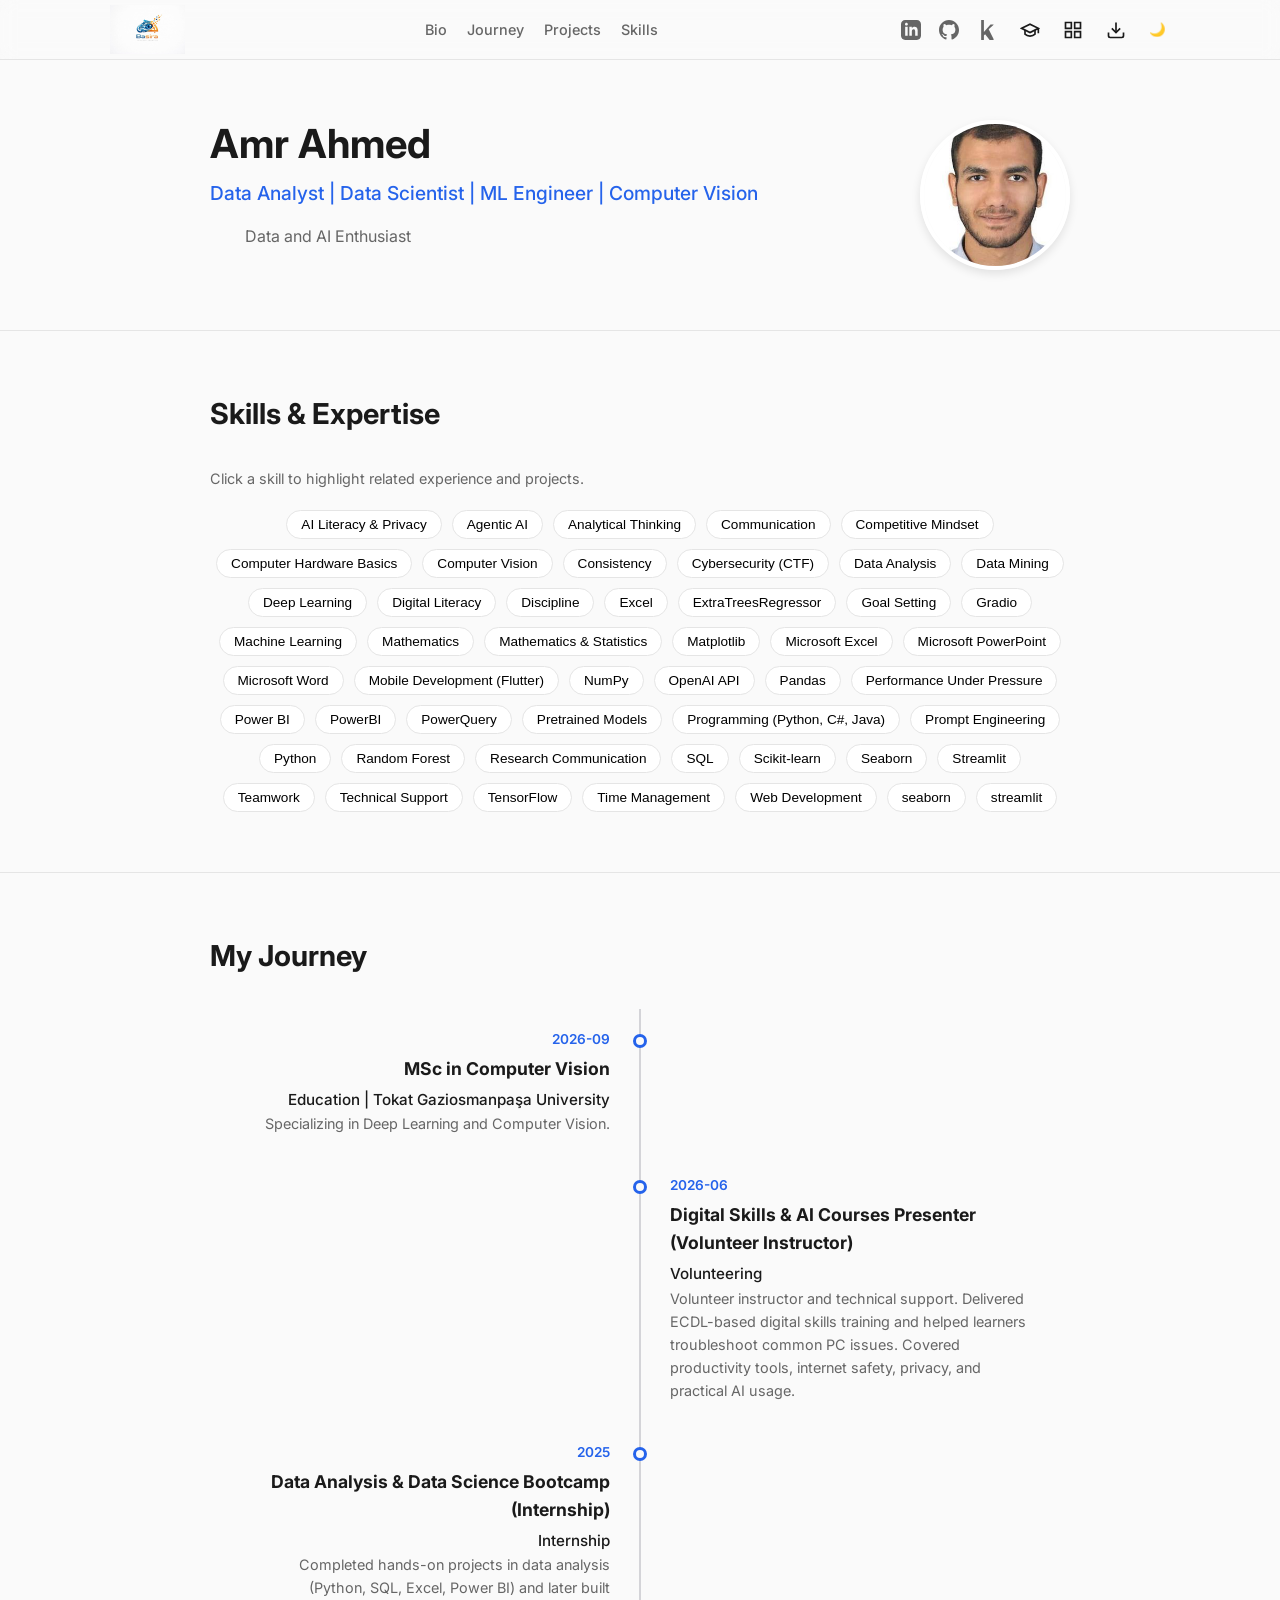
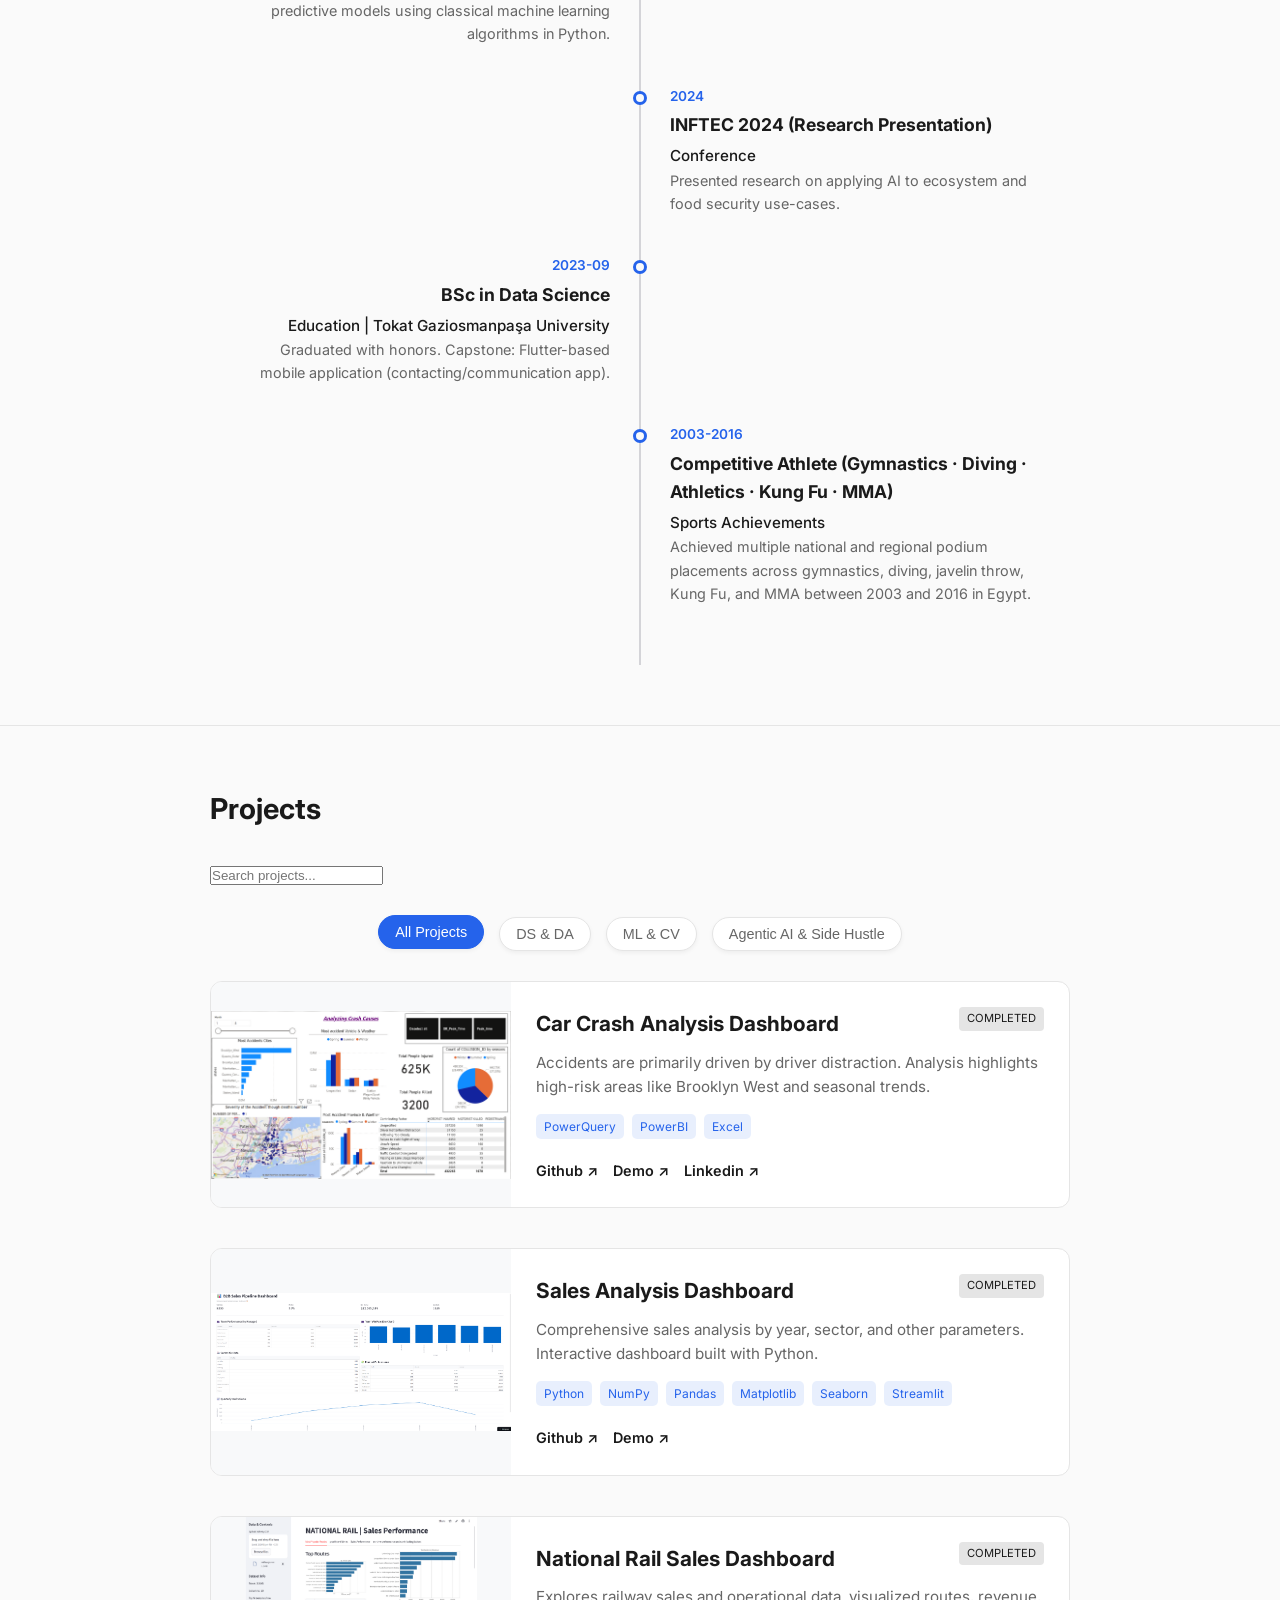
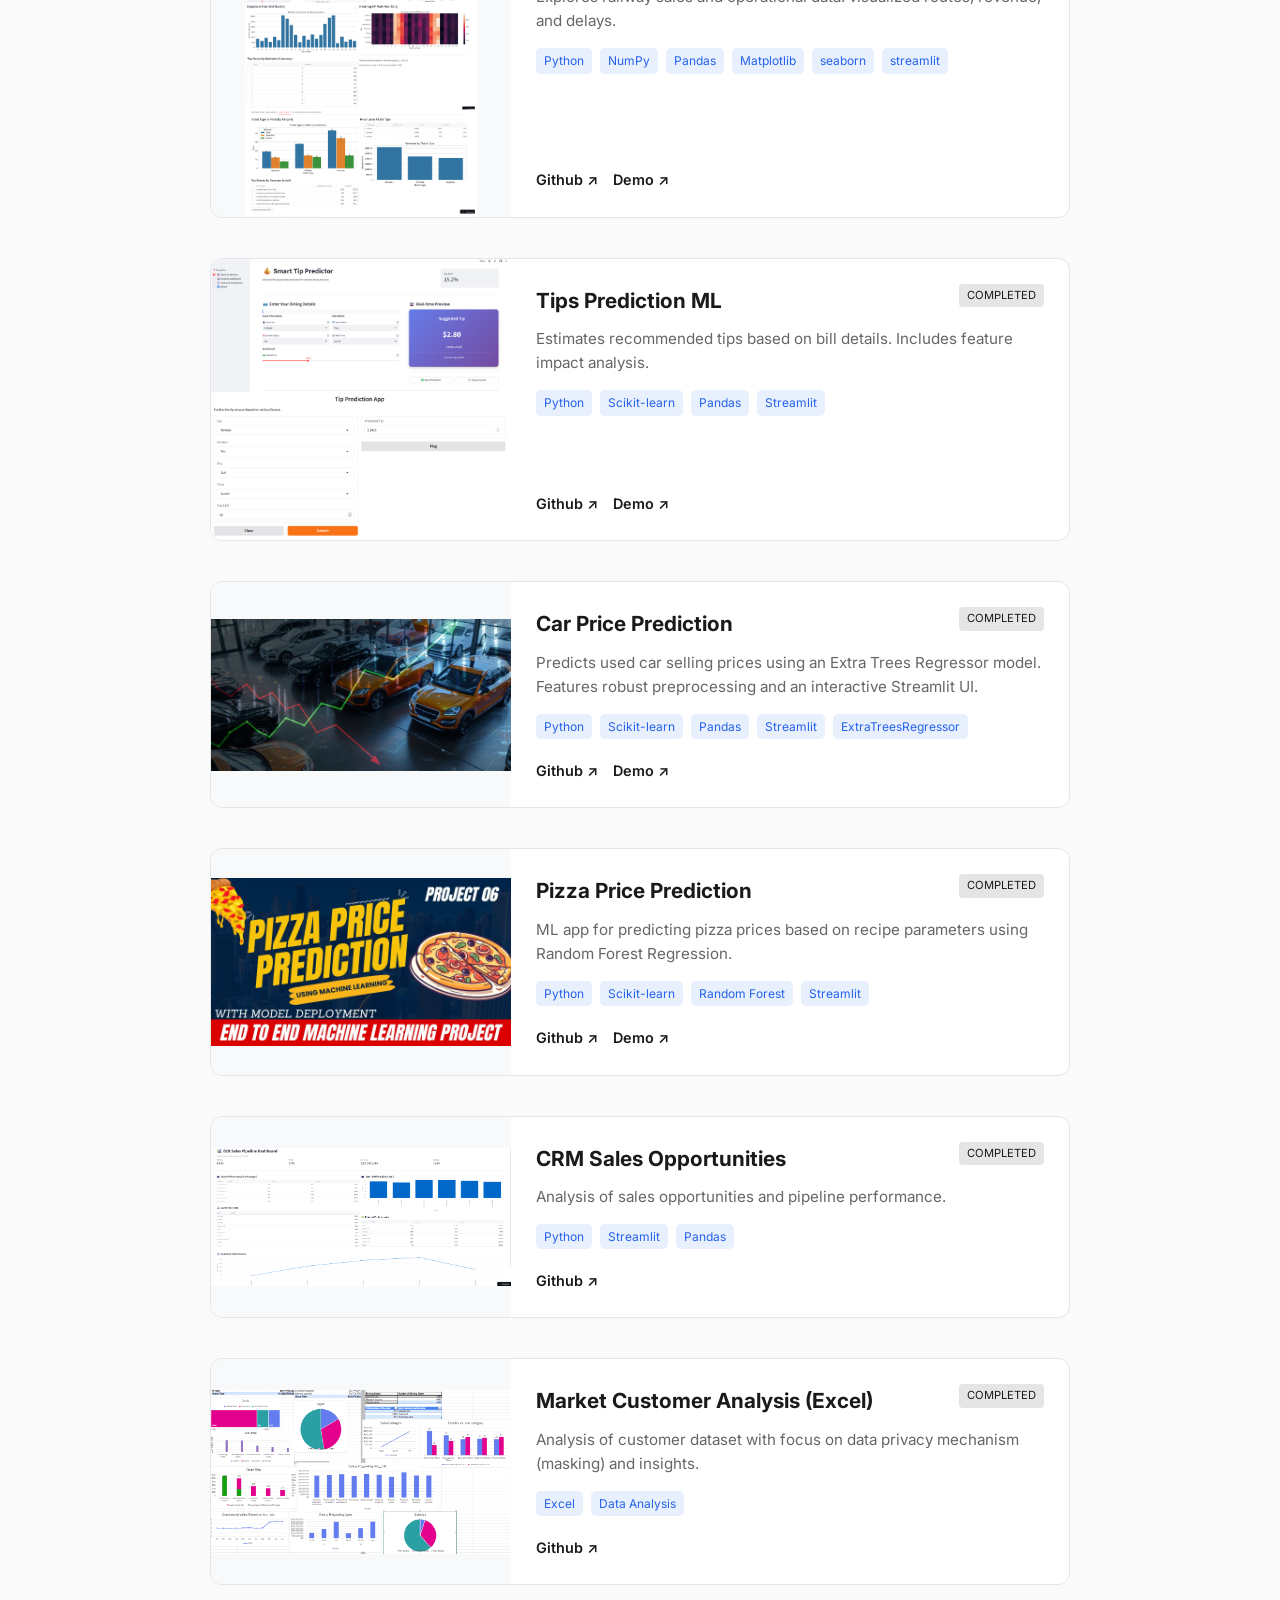
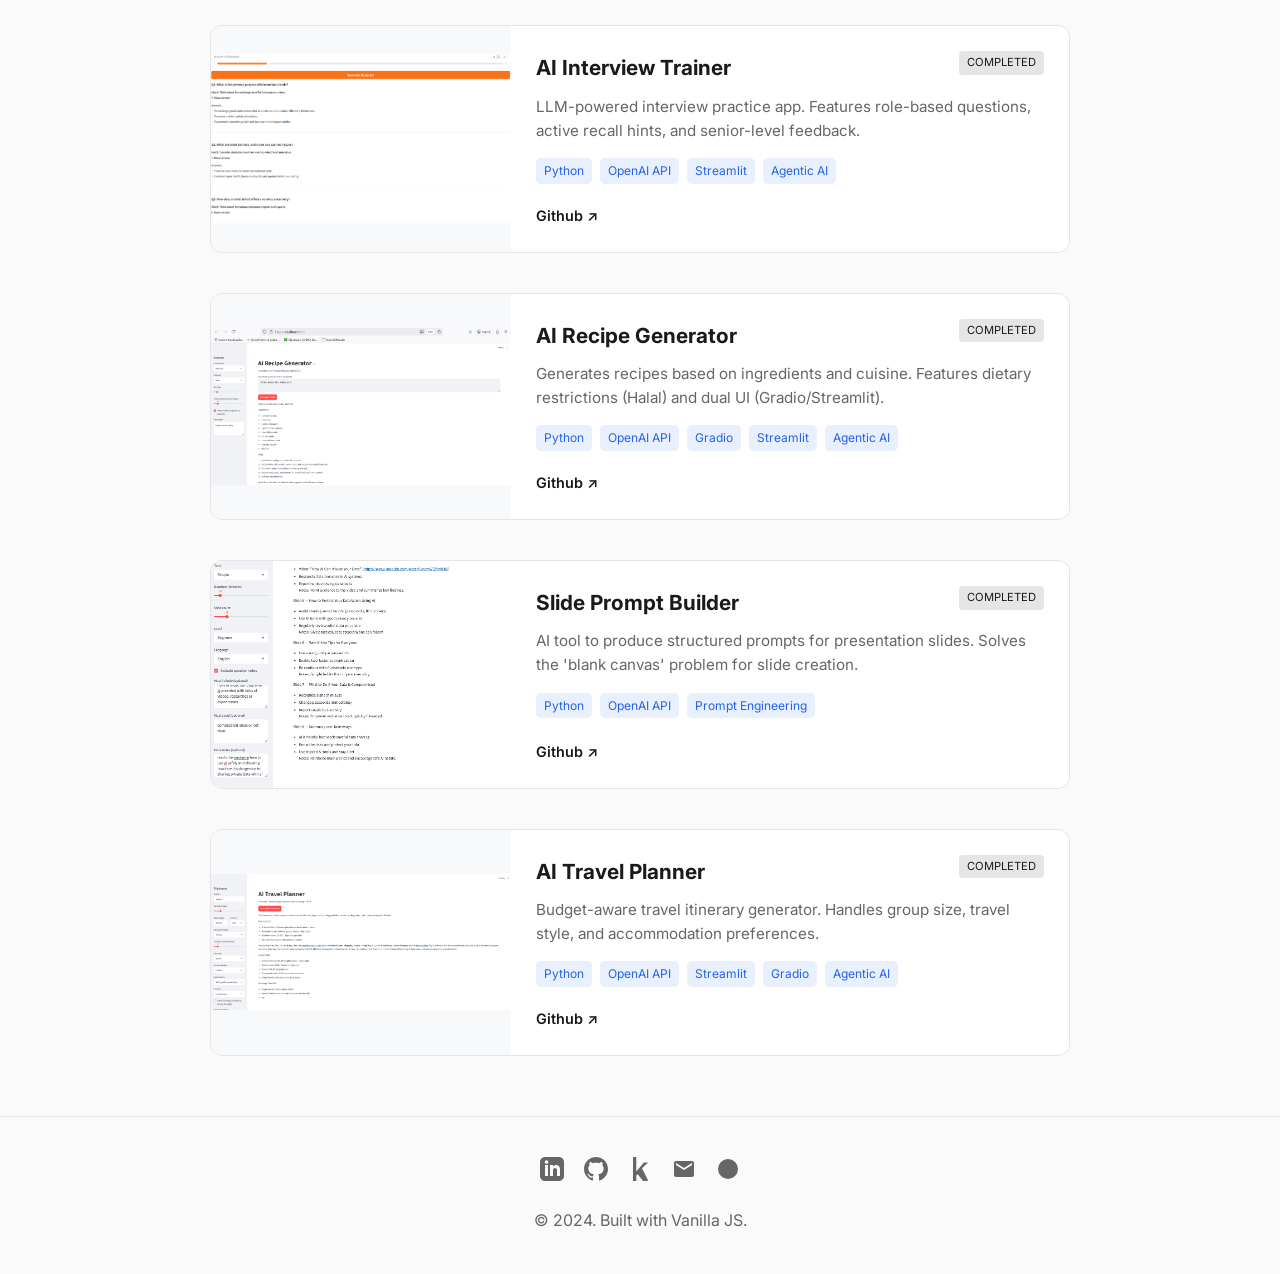
<file: index.html>
<!DOCTYPE html>
<html lang="en" data-theme="light">

<head>
    <meta charset="UTF-8">
    <meta name="viewport" content="width=device-width, initial-scale=1.0">
    <meta name="description"
        content="Portfolio of a Data Scientist & ML Engineer. Specializing in Data Analysis, Machine Learning, Computer Vision, and Agentic AI.">
    <meta name="keywords"
        content="Python, SQL, Excel, Power BI, Numpy, Pandas, Matplotlib, Seaborn, Scikit-learn, TensorFlow, PyTorch, Keras, Streamlit, CNN, Fine Tuning, Data Analyst, Data Science, Computer Vision, Machine Learning, Agentic AI, n8n, AI Engineer, Portfolio">
    <title>Portfolio Loading...</title>

    <!-- CSS -->
    <link rel="stylesheet" href="assets/css/styles.css">

    <!-- Fonts -->
    <link rel="preconnect" href="https://fonts.googleapis.com">
    <link rel="preconnect" href="https://fonts.gstatic.com" crossorigin>
    <link href="https://fonts.googleapis.com/css2?family=Inter:wght@400;500;600;700&display=swap" rel="stylesheet">

    <!-- Icons (using a lightweight CDN for generic icons if needed, or keeping it SVG based in JS) -->
    <!-- We will use SVG injection in JS for strict no-dependency offline capability, 
         but for the requested 'icons' we'll stick to our helper or a minimal set.
    -->
</head>

<body>

    <!-- Header -->
    <header>
        <div class="header-container">
            <div class="logo-area">
                <a href="#" class="logo">
                    <img src="assets/images/basira_logo.png" alt="Basira Logo"
                        style="height: 50px; width: auto; object-fit: contain;">
                </a>
            </div>

            <nav class="nav-links">
                <a href="#hero">Bio</a>
                <a href="#timeline">Journey</a>
                <a href="#projects">Projects</a>
                <a href="#skills">Skills</a>
            </nav>

            <div class="header-actions">
                <div id="header-socials" class="header-socials">
                    <!-- Social Icons injected here -->
                </div>
                <!-- Certificate Icon -->
                <a href="certificates.html" class="icon-btn" aria-label="Certificates" title="Learning Journey">
                    <svg width="20" height="20" viewBox="0 0 24 24" fill="none" stroke="currentColor" stroke-width="2">
                        <path d="M22 10v6M2 10l10-5 10 5-10 5z" />
                        <path d="M6 12v5c3 3 9 3 12 0v-5" />
                    </svg>
                </a>

                <button id="qr-trigger" class="icon-btn" aria-label="Show QR Code" title="Share via QR">
                    <svg width="20" height="20" viewBox="0 0 24 24" fill="none" stroke="currentColor" stroke-width="2">
                        <path d="M3 3h7v7H3z" />
                        <path d="M14 3h7v7h-7z" />
                        <path d="M14 14h7v7h-7z" />
                        <path d="M3 14h7v7H3z" />
                    </svg>
                </button>
                <a href="#" id="download-cv" class="icon-btn" aria-label="Download CV" title="Download Resume">
                    <svg width="20" height="20" viewBox="0 0 24 24" fill="none" stroke="currentColor" stroke-width="2">
                        <path d="M21 15v4a2 2 0 0 1-2 2H5a2 2 0 0 1-2-2v-4" />
                        <polyline points="7 10 12 15 17 10" />
                        <line x1="12" y1="15" x2="12" y2="3" />
                    </svg>
                </a>
                <button id="theme-toggle" class="icon-btn" aria-label="Toggle Dark Mode" title="Toggle Theme">
                    <span id="theme-icon">🌙</span>
                </button>
            </div>
        </div>
    </header>

    <!-- Main Content -->
    <main>

        <!-- Hero (Compact) -->
        <section id="hero">
            <div class="container hero-content">
                <div class="hero-text">
                    <h1 id="hero-name">Name</h1>
                    <h2 id="hero-role">Role</h2>
                    <p id="hero-summary">Summary</p>
                    <div class="hero-tags" id="hero-tags">
                        <!-- Brief highlights -->
                    </div>
                </div>
                <div class="hero-photo">
                    <!-- Optional Profile Photo Placeholder -->

                    <div class="photo-placeholder"></div>
                </div>
            </div>
        </section>

        <!-- Skills (Cross-Linking Hub)-->
        <section id="skills">
            <div class="container">
                <div class="section-header">
                    <h2 class="section-title">Skills & Expertise</h2>
                </div>
                <p style="margin-bottom: 20px; font-size: 0.9rem; color: var(--text-secondary);">Click a skill to
                    highlight related experience and projects.</p>
                <div class="skills-wrapper" id="skills-cloud">
                    Python, SQL, Excel, Power BI, Numpy, Pandas, Matplotlib, Seaborn, Scikit-learn, TensorFlow, PyTorch,
                    Keras, Streamlit, CNN, Fine Tuning
                </div>
            </div>
        </section>

        <!-- Timeline (The "Deadline" / Main Interface) -->
        <section id="timeline">
            <div class="container">
                <div class="section-header">
                    <h2 class="section-title">My Journey</h2>
                </div>
                <!-- Vertical Timeline -->
                <div class="timeline-vertical" id="timeline-list">
                    <!-- Timeline items injected -->
                </div>
            </div>
        </section>

        <!-- Projects (Detailed Cards) -->
        <section id="projects">
            <div class="container">
                <div class="section-header">
                    <h2 class="section-title">Projects</h2>
                </div>

                <div class="controls">
                    <div class="search-bar">
                        <input type="text" id="project-search" placeholder="Search projects...">
                    </div>
                    <div class="filter-message" id="filter-message"></div>
                </div>

                <div class="projects-list" id="projects-grid">
                    <!-- Project Cards injected -->
                </div>
            </div>
        </section>

        <!-- Certificates (Toggleable) -->
        <section id="certificates" class="hidden">
            <div class="container">
                <h2 class="section-title">Certificates</h2>
                <div class="cert-grid" id="certificates-grid"></div>
            </div>
        </section>

    </main>

    <!-- Footer -->
    <footer>
        <div class="container footer-content">
            <div class="footer-socials" id="footer-socials">
                <!-- Icons injected -->
            </div>
            <p>&copy; 2024. Built with Vanilla JS.</p>
        </div>
    </footer>

    <!-- Modals -->
    <div id="qr-modal" class="modal hidden">
        <div class="modal-content">
            <span class="close-modal">&times;</span>
            <h3>Scan to Connect</h3>
            <div id="qr-code-display"
                style="margin: 20px auto; width: 150px; height: 150px; display: flex; align-items: center; justify-content: center;">
                <img src="assets/images/portfolio-qr.png" alt="Scan to Visit Portfolio"
                    style="width: 100%; height: 100%;">
            </div>
            <p>Save to Contacts</p>
        </div>
    </div>

    <script src="assets/js/main.js"></script>
</body>

</html>
</file>
<file: assets/css/styles.css>
:root {
  /* Light Theme */
  --bg-color: #fafafa;
  --text-color: #1a1a1a;
  --text-secondary: #666;
  --accent-color: #2563eb;
  --accent-light: rgba(37, 99, 235, 0.1);
  --card-bg: #ffffff;
  --border-color: #e5e5e5;
  --nav-height: 60px;
  --timeline-line-color: #d4d4d8;
}

[data-theme="dark"] {
  --bg-color: #0f172a;
  --text-color: #f1f5f9;
  --text-secondary: #94a3b8;
  --accent-color: #38bdf8;
  --accent-light: rgba(56, 189, 248, 0.1);
  --card-bg: #1e293b;
  --border-color: #334155;
  --timeline-line-color: #475569;
}

* {
  box-sizing: border-box;
  margin: 0;
  padding: 0;
}

body {
  font-family: 'Inter', sans-serif;
  background-color: var(--bg-color);
  color: var(--text-color);
  line-height: 1.6;
  transition: all 0.3s ease;
}

a {
  text-decoration: none;
  color: inherit;
  transition: color 0.2s;
}

ul {
  list-style: none;
}

img {
  display: block;
  max-width: 100%;
}

/* --- Header --- */
header {
  position: fixed;
  top: 0;
  width: 100%;
  height: var(--nav-height);
  background: rgba(var(--bg-color), 0.85);
  backdrop-filter: blur(8px);
  border-bottom: 1px solid var(--border-color);
  z-index: 1000;
  display: flex;
  align-items: center;
}

.header-container {
  max-width: 1100px;
  margin: 0 auto;
  width: 100%;
  padding: 0 20px;
  display: flex;
  justify-content: space-between;
  align-items: center;
}

.logo {
  font-weight: 700;
  font-size: 1.2rem;
  display: none;
}

/* Hidden on mobile mostly, or small */
@media(min-width: 768px) {
  .logo {
    display: block;
  }
}

.nav-links {
  display: flex;
  gap: 20px;
}

.nav-links a {
  font-size: 0.9rem;
  font-weight: 500;
  color: var(--text-secondary);
}

.nav-links a:hover {
  color: var(--accent-color);
}

.header-actions {
  display: flex;
  align-items: center;
  gap: 15px;
}

.header-socials {
  display: flex;
  gap: 10px;
}

.header-socials a {
  color: var(--text-secondary);
}

.header-socials a:hover {
  color: var(--accent-color);
}

.icon-btn {
  background: none;
  border: none;
  cursor: pointer;
  color: var(--text-color);
  display: flex;
  align-items: center;
  justify-content: center;
  padding: 4px;
}

.icon-btn:hover {
  color: var(--accent-color);
}

/* --- Layout --- */
.container {
  max-width: 900px;
  margin: 0 auto;
  padding: 0 20px;
}

section {
  padding: 60px 0;
  border-bottom: 1px solid var(--border-color);
}

.section-title {
  font-size: 1.8rem;
  margin-bottom: 30px;
  font-weight: 700;
}

/* --- Hero --- */
#hero {
  padding-top: calc(var(--nav-height) + 60px);
  text-align: center;
}

.hero-text h1 {
  font-size: 2.5rem;
  margin-bottom: 10px;
  line-height: 1.2;
}

.hero-text h2 {
  font-size: 1.2rem;
  color: var(--accent-color);
  margin-bottom: 15px;
  font-weight: 500;
}

.hero-text p {
  max-width: 600px;
  margin: 0 auto 20px;
  color: var(--text-secondary);
}

/* --- Skills Cloud --- */
.skills-wrapper {
  display: flex;
  flex-wrap: wrap;
  justify-content: center;
  gap: 10px;
}

.skill-pill {
  padding: 6px 14px;
  background: var(--card-bg);
  border: 1px solid var(--border-color);
  border-radius: 20px;
  font-size: 0.85rem;
  cursor: pointer;
  transition: all 0.2s;
}

.skill-pill:hover,
.skill-pill.active {
  background: var(--accent-color);
  color: white;
  border-color: var(--accent-color);
}

/* --- Vertical Timeline --- */
.timeline-vertical {
  position: relative;
  padding: 20px 0;
}

/* Vertical Line */
.timeline-vertical::before {
  content: '';
  position: absolute;
  left: 50%;
  top: 0;
  bottom: 0;
  width: 2px;
  background: var(--timeline-line-color);
  transform: translateX(-50%);
}

.timeline-entry {
  position: relative;
  margin-bottom: 40px;
  width: 50%;
  padding: 0 30px;
}

.timeline-entry:nth-child(odd) {
  left: 0;
  text-align: right;
}

.timeline-entry:nth-child(even) {
  left: 50%;
  text-align: left;
}

/* Dot */
.timeline-dot {
  position: absolute;
  top: 5px;
  width: 14px;
  height: 14px;
  background: var(--bg-color);
  border: 3px solid var(--accent-color);
  border-radius: 50%;
  z-index: 2;
}

.timeline-entry:nth-child(odd) .timeline-dot {
  right: -7px;
}

.timeline-entry:nth-child(even) .timeline-dot {
  left: -7px;
}

/* Content */
.timeline-date {
  font-size: 0.85rem;
  color: var(--accent-color);
  font-weight: 600;
  margin-bottom: 4px;
}

.timeline-title {
  font-size: 1.1rem;
  font-weight: 700;
  margin-bottom: 5px;
}

.timeline-role {
  font-size: 0.95rem;
  color: var(--text-color);
  font-weight: 500;
}

.timeline-desc {
  font-size: 0.9rem;
  color: var(--text-secondary);
}

.timeline-entry.highlight .timeline-dot {
  background: var(--accent-color);
  box-shadow: 0 0 10px var(--accent-color);
}

.timeline-entry.highlight .timeline-title {
  color: var(--accent-color);
}

/* --- Project Cards --- */
.projects-list {
  display: grid;
  gap: 40px;
}

.project-card {
  background: var(--card-bg);
  border: 1px solid var(--border-color);
  border-radius: 12px;
  overflow: hidden;
  display: grid;
  grid-template-columns: 1fr;
  transition: transform 0.2s;
}

@media(min-width: 768px) {
  .project-card {
    grid-template-columns: 300px 1fr;
  }
}

.project-image {
  background: #eee;
  height: 200px;
  width: 100%;
}

@media(min-width: 768px) {
  .project-image {
    height: auto;
  }
}

.project-image img {
  width: 100%;
  height: 100%;
  object-fit: cover;
}

.project-content {
  padding: 25px;
  display: flex;
  flex-direction: column;
}

.project-header {
  display: flex;
  justify-content: space-between;
  margin-bottom: 10px;
}

.project-title {
  font-size: 1.3rem;
  font-weight: 700;
}

.project-status {
  font-size: 0.7rem;
  text-transform: uppercase;
  background: var(--border-color);
  padding: 3px 8px;
  border-radius: 4px;
  height: fit-content;
}

.project-desc {
  margin-bottom: 15px;
  color: var(--text-secondary);
  font-size: 0.95rem;
}

.project-tags {
  display: flex;
  flex-wrap: wrap;
  gap: 8px;
  margin-bottom: 20px;
}

.tag-chip {
  font-size: 0.75rem;
  background: var(--accent-light);
  color: var(--accent-color);
  padding: 3px 8px;
  border-radius: 5px;
}

.project-links {
  margin-top: auto;
  display: flex;
  gap: 15px;
  font-size: 0.9rem;
  font-weight: 600;
}

/* Filter Message */
.filter-message {
  margin-bottom: 20px;
  color: var(--accent-color);
  font-weight: 500;
  display: none;
}

.filter-message.visible {
  display: block;
}

.clear-filter-btn {
  background: none;
  border: none;
  text-decoration: underline;
  cursor: pointer;
  color: var(--text-color);
  margin-left: 10px;
  font-size: 0.85rem;
}

/* --- Footer --- */
footer {
  padding: 40px 0;
  text-align: center;
  color: var(--text-secondary);
}

.footer-socials {
  display: flex;
  justify-content: center;
  gap: 20px;
  margin-bottom: 20px;
}

.footer-socials a svg {
  width: 24px;
  height: 24px;
}

/* --- Modals --- */
.modal {
  position: fixed;
  top: 0;
  left: 0;
  width: 100%;
  height: 100%;
  background: rgba(0, 0, 0, 0.6);
  z-index: 2000;
  display: flex;
  align-items: center;
  justify-content: center;
}

.modal.hidden {
  display: none;
}

.modal-content {
  background: var(--card-bg);
  padding: 30px;
  border-radius: 12px;
  max-width: 400px;
  width: 90%;
  text-align: center;
  position: relative;
}

.close-modal {
  position: absolute;
  top: 10px;
  right: 15px;
  font-size: 1.5rem;
  cursor: pointer;
}

/* Mobile Timeline Adjustments */
@media(max-width: 768px) {
  .timeline-vertical::before {
    left: 20px;
  }

  .timeline-entry {
    width: 100%;
    padding-left: 50px;
    padding-right: 10px;
    text-align: left !important;
  }

  .timeline-entry:nth-child(even) {
    left: 0;
  }

  .timeline-entry:nth-child(odd) .timeline-dot,
  .timeline-entry:nth-child(even) .timeline-dot {
    left: 13px;
    right: auto;
  }

  .header-container {
    padding: 0 15px;
  }

  .nav-links {
    display: none;
  }

  /* Hide text nav on mobile, emphasize icons */
}

/* Utility */
.hidden {
  display: none !important;
}/* ... Previous CSS ... */

/* --- Category Filters --- */
.category-filters {
    display: flex;
    justify-content: center;
    gap: 15px;
    margin-bottom: 40px;
    flex-wrap: wrap;
    position: sticky;
    top: calc(var(--nav-height) + 20px);
    z-index: 900;
    padding: 10px 0;
    background: linear-gradient(180deg, var(--bg-color) 80%, transparent);
}

.cat-btn {
    background: var(--card-bg);
    border: 1px solid var(--border-color);
    color: var(--text-secondary);
    padding: 8px 16px;
    border-radius: 20px;
    font-size: 0.9rem;
    font-weight: 500;
    cursor: pointer;
    transition: all 0.2s;
    box-shadow: 0 2px 4px rgba(0, 0, 0, 0.05);
}

.cat-btn:hover,
.cat-btn.active {
    background: var(--accent-color);
    color: white;
    border-color: var(--accent-color);
    transform: translateY(-2px);
}

/* --- Certificate Timeline Specifics --- */
.cert-image {
    width: 100%;
    height: 160px;
    object-fit: cover;
    border-radius: 8px;
    margin-bottom: 15px;
    border: 1px solid var(--border-color);
}

.status-badge {
    display: inline-block;
    padding: 4px 10px;
    border-radius: 12px;
    font-size: 0.75rem;
    font-weight: 700;
    text-transform: uppercase;
    margin-bottom: 8px;
}

.status-completed {
    background: #dcfce7;
    color: #166534;
}

.status-ongoing {
    background: #fef9c3;
    color: #854d0e;
    animation: pulse 2s infinite;
}

.status-future {
    background: #f3f4f6;
    color: #4b5563;
    border: 1px dashed #9ca3af;
}

.timeline-entry.future .timeline-dot {
    background: transparent;
    border-style: dashed;
}

@keyframes pulse {
    0% {
        opacity: 1;
    }

    50% {
        opacity: 0.6;
    }

    100% {
        opacity: 1;
    }
}

/* Dark mode adjustments for badges */
[data-theme="dark"] .status-completed {
    background: #052e16;
    color: #4ade80;
}

[data-theme="dark"] .status-ongoing {
    background: #422006;
    color: #fde047;
}

[data-theme="dark"] .status-future {
    background: #1f2937;
    color: #d1d5db;
    border-color: #4b5563;
}
/* ... Previous CSS ... */

/* Profile Photo */
.hero-photo {
    display: flex;
    justify-content: center;
    margin-top: 30px;
}

.hero-photo img {
    width: 150px;
    height: 150px;
    border-radius: 50%;
    object-fit: cover;
    border: 4px solid var(--card-bg);
    box-shadow: 0 4px 10px rgba(0, 0, 0, 0.1);
}

@media(min-width: 768px) {
    .hero-photo {
        margin-top: 0;
        margin-left: 40px;
    }

    .hero-content {
        display: flex;
        align-items: center;
        justify-content: center;
        text-align: left;
    }

    .hero-text {
        flex: 1;
    }
}
/* ... Previous CSS ... */

/* --- Image Fitting Fixes --- */
.project-image img {
    width: 100%;
    height: 100%;
    object-fit: cover;
    /* Ensures image covers area without distortion */
    object-position: center;
}

.cert-image {
    width: 100%;
    height: 200px;
    /* Fixed height for consistency */
    object-fit: contain;
    /* Certificates often have text, contain is better to show full cert */
    background-color: var(--card-bg);
    /* Background if aspect ratio doesn't match */
    border: 1px solid var(--border-color);
    border-radius: 8px;
}

.hero-photo img {
    object-fit: cover;
}

/* Specific fix for project cards to ensure image container has height */
.project-image {
    min-height: 200px;
    overflow: hidden;
}

/* Mobile responsive adjustments */
@media (max-width: 768px) {
    .cert-image {
        height: auto;
        min-height: 150px;
    }
}
/* ... Previous CSS ... */

/* --- Image Fitting Fixes V2 (No Zoom/Crops) --- */

/* For Project Images: Show full image, don't crop */
.project-image {
    height: auto;
    /* Let height adjust to image */
    max-height: 300px;
    /* Cap it so it doesn't dominate */
    background: #f8f9fa;
    /* Light background for padding areas */
    display: flex;
    align-items: center;
    justify-content: center;
    overflow: hidden;
}

.project-image img {
    width: auto;
    height: auto;
    max-width: 100%;
    max-height: 100%;
    object-fit: contain;
    /* Ensure full image is visible */
}

/* For Certificates: Already set to contain, but reinforcing */
.cert-image {
    object-fit: contain;
    background-color: transparent;
}

/* Profile Photo: Keep as cover for circular crop */
.hero-photo img {
    object-fit: cover;
}
</file>
